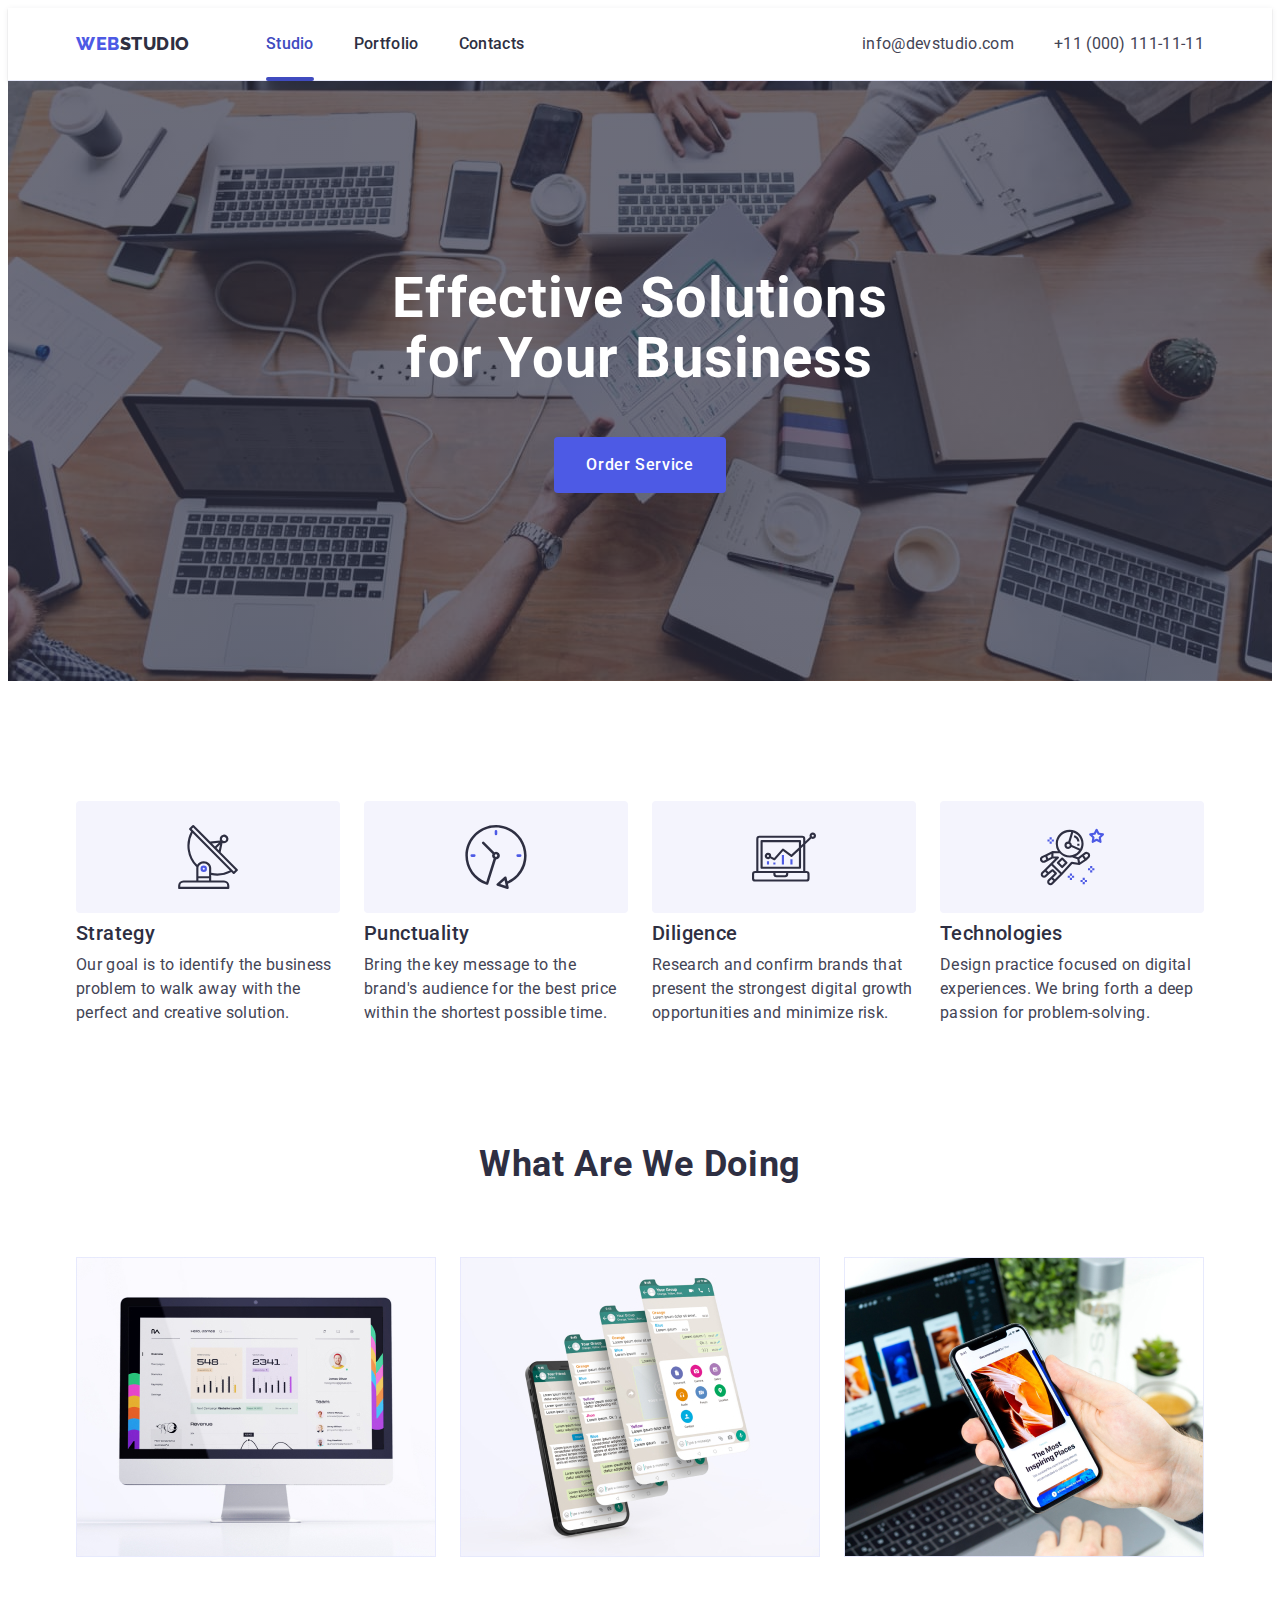
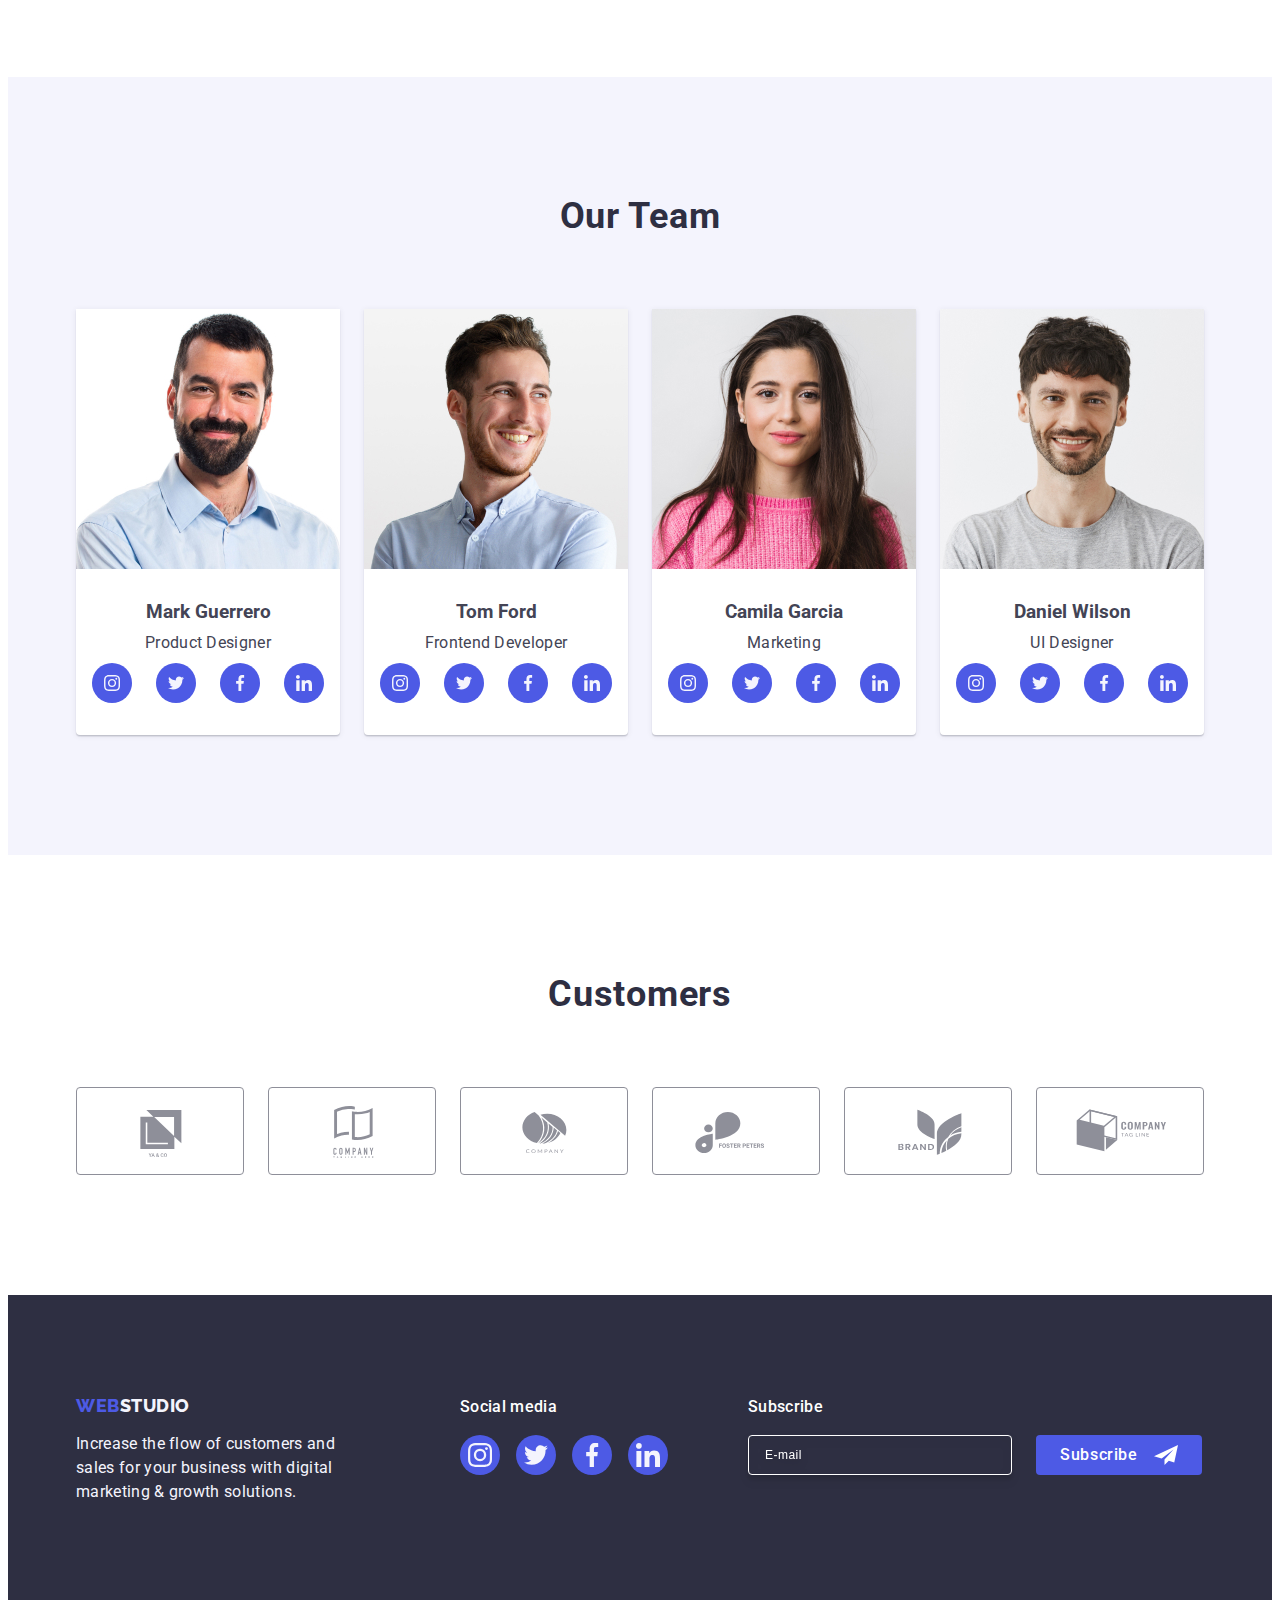
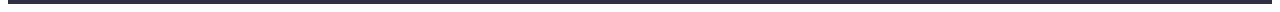
<file: index.html>
<!DOCTYPE html>
<html lang="en">
<head>
    <meta charset="UTF-8">
    <meta name="description" content="digital marketing and growth solutions for the business">
    <link rel="preconnect" href="https://fonts.googleapis.com">
    <link rel="preconnect" href="https://fonts.gstatic.com" crossorigin>
    <link href="https://fonts.googleapis.com/css2?family=Raleway:wght@800&family=Roboto:wght@400;500;700;900&display=swap" rel="stylesheet">
    <title>Webstudio is the effectiv solutions for your business</title>
    <link rel="stylesheet" href="https://cdnjs.cloudflare.com/ajax/libs/modern-normalize/2.0.0/modern-normalize.min.css" integrity="sha512-4xo8blKMVCiXpTaLzQSLSw3KFOVPWhm/TRtuPVc4WG6kUgjH6J03IBuG7JZPkcWMxJ5huwaBpOpnwYElP/m6wg==" crossorigin="anonymous" referrerpolicy="no-referrer" />
    <link rel="stylesheet" href="./css/styles.css"/>
</head>
<body>
    <header class="header">
<div class="container header-container">
    <nav class="header-navigation">
        <a href="./index.html" class="header-logo link">Web<span class="header-logo-studio">Studio</span></a>
        <ul class="header-menu-list list">
            <li class="header-menu-item"><a href="./index.html" class="header-item current link">Studio</a></li>
            <li class="header-menu-item"><a href="./portfolio.html" class="header-item link">Portfolio</a></li>
            <li class="header-menu-item"><a href="#" class="header-item link">Contacts</a></li>
        </ul>
    </nav>
    <address class="address">
        <ul class="header-contacts-list list">
            <li>
                <a href="mailto:info@devstudio.com" class="header-contacts-item link">info@devstudio.com</a>
            </li>
            <li>
                <a href="tel:+110001111111" class="header-contacts-item link">+11 (000) 111-11-11</a>
            </li>
        </ul>
        
    </address>
</div>
    </header>

    <main>
        <section class="main-section">
                    <div class="container">
                        <h1 class="main-title">Effective Solutions for Your Business</h1>
                        <button class="button-order" data-modal-open type="button">Order Service</button>  
                    </div>  
        </section>

<section class="second-section">
    <div class="container">
        <h2 class="visually-hidden">Lorem ipsum dolor sit amet consectetur adipisicing elit. Repellendus unde facere blanditiis vitae nobis saepe enim possimus magnam dolorum.</h2>
        <ul class="business-strategies list">
            <li class="menu-item">
                <div class="strategies-icon-wrap">
                <svg class="strategies-icon" width="64" height="64">
                    <use href="./images/icons.svg#icon-antenna-1"></use>
                </svg>
                </div>
                <h3 class="name-menu-item">Strategy</h3>
                <p class="menu-text">
                    Our goal is to identify the business problem to walk away with the perfect and creative solution.
                </p>
            </li>
            <li class="menu-item">
                <div class="strategies-icon-wrap">
                <svg class="strategies-icon" width="64" height="64">
                    <use href="./images/icons.svg#icon-clock-1"></use>
                </svg>
                </div>
                <h3 class="name-menu-item">Punctuality</h3>
                <p class="menu-text">
                    Bring the key message to the brand's audience for the best price within the shortest possible time.
                </p>
            </li>
            <li class="menu-item">
                <div class="strategies-icon-wrap">
                <svg class="strategies-icon" width="64" height="64">
                    <use href="./images/icons.svg#icon-diagram-1"></use>
                </svg>
                </div>
                <h3 class="name-menu-item">Diligence</h3>
                <p class="menu-text">
                    Research and confirm brands that present the strongest digital growth opportunities and minimize risk.
                </p>
            </li>
            <li class="menu-item">
                <div class="strategies-icon-wrap">
                <svg class="strategies-icon" width="64" height="64">
                    <use href="./images/icons.svg#icon-astronaut-1"></use>
                </svg>
                </div>
                <h3 class="name-menu-item">Technologies</h3>
                <p class="menu-text">
                    Design practice focused on digital experiences. We bring forth a deep passion for problem-solving.
                </p>
            </li>
        </ul>
    </div>
</section>

<section class="third-section"> 
    <div class="container">
        <h2 class="title">What are we doing</h2>
        <ul class="services-list list">
            <li class="services-item">
                <img src="./images/monitor.jpg" alt="Monitor" 
                width="360" 
                height="300" 
                />
            </li>
            <li class="services-item">
                <img src="./images/phone.jpg" alt="Phone" 
                width="360" 
                height="300" 
                />
            </li>
            <li class="services-item">
                <img src="./images/phone_in_the_hand.jpg" alt="Phone in the hand" 
                width="360" 
                height="300" 
                />
            </li>
        </ul>
    </div>
</section>
<section class="fourth-section">
    <div class="container">
        <h2 class="title">Our Team</h2>
        <ul class="team-members-list list">
            <li class="team-members-item">
            <img class="card-image"
            src="./images/mark_guerrero.jpg"
            alt="Mark Guerrero"
            width="264"
            height="260"
            />
        <div class="by-line">
            <h3 class="name-item-team">Mark Guerrero</h3>
            <p class="menu-text">Product Designer</p>
            <ul class="teams-social-networks list">
                <li class="networks-of-team-members">
                    <a class="networks-link-section link" 
                    href=""
                    target="_blank"
                    rel="noopener noreferrer">
                    <svg class="socials-icon" width="16" height="16">
                    <use href="./images/icons.svg#icon-instagram-2"></use>
                    </svg>
                    </a>
                </li>
                <li class="networks-of-team-members">
                    <a class="networks-link-section link" 
                    href=""
                    target="_blank"
                    rel="noopener noreferrer">
                    <svg class="socials-icon" width="16" height="16">
                    <use href="./images/icons.svg#icon-twitter-1"></use>
                    </svg>
                    </a>
                </li>
                <li class="networks-of-team-members">
                    <a class="networks-link-section link" 
                    href=""
                    target="_blank"
                    rel="noopener noreferrer">
                    <svg class="socials-icon" width="16" height="16">
                    <use href="./images/icons.svg#icon-facebook-1"></use>
                    </svg>
                    </a>
                </li>
                <li class="networks-of-team-members">
                    <a class="networks-link-section link" 
                    href=""
                    target="_blank"
                    rel="noopener noreferrer">
                    <svg class="socials-icon" width="16" height="16">
                    <use href="./images/icons.svg#icon-linkedin-1"></use>
                    </svg>
                    </a>
                </li>
            </ul>
        </div>
            </li>
            <li class="team-members-item">
            <img class="card-image"
            src="./images/tom_ford.jpg"
            alt="Tom Ford"
            width="264"
            height="260"
            />
        <div class="by-line">
            <h3 class="name-item-team">Tom Ford</h3>
            <p class="menu-text">Frontend Developer</p>
            <ul class="teams-social-networks list">
                <li class="networks-of-team-members">
                    <a class="networks-link-section link" 
                    href=""
                    target="_blank"
                    rel="noopener noreferrer">
                    <svg class="socials-icon" width="16" height="16">
                    <use href="./images/icons.svg#icon-instagram-2"></use>
                    </svg>
                    </a>
                </li>
                <li class="networks-of-team-members">
                    <a class="networks-link-section link" 
                    href=""
                    target="_blank"
                    rel="noopener noreferrer">
                    <svg class="socials-icon" width="16" height="16">
                    <use href="./images/icons.svg#icon-twitter-1"></use>
                    </svg>
                    </a>
                </li>
                <li class="networks-of-team-members">
                    <a class="networks-link-section link" 
                    href=""
                    target="_blank"
                    rel="noopener noreferrer">
                    <svg class="socials-icon" width="16" height="16">
                    <use href="./images/icons.svg#icon-facebook-1"></use>
                    </svg>
                    </a>
                </li>
                <li class="networks-of-team-members">
                    <a class="networks-link-section link" 
                    href=""
                    target="_blank"
                    rel="noopener noreferrer">
                    <svg class="socials-icon" width="16" height="16">
                    <use href="./images/icons.svg#icon-linkedin-1"></use>
                    </svg>
                    </a>
                </li>
            </ul>
        </div>  
            </li>
            <li class="team-members-item">
            <img class="card-image"
            src="./images/camila_garcia.jpg"
            alt="Camila Garcia"
            width="264"
            height="260"
            />
        <div class="by-line">
            <h3 class="name-item-team">Camila Garcia</h3>
            <p class="menu-text">Marketing</p>
            <ul class="teams-social-networks list">
                <li class="networks-of-team-members">
                    <a class="networks-link-section link" 
                    href=""
                    target="_blank"
                    rel="noopener noreferrer">
                    <svg class="socials-icon" width="16" height="16">
                    <use href="./images/icons.svg#icon-instagram-2"></use>
                    </svg>
                    </a>
                </li>
                <li class="networks-of-team-members">
                    <a class="networks-link-section link" 
                    href=""
                    target="_blank"
                    rel="noopener noreferrer">
                    <svg class="socials-icon" width="16" height="16">
                    <use href="./images/icons.svg#icon-twitter-1"></use>
                    </svg>
                    </a>
                </li>
                <li class="networks-of-team-members">
                    <a class="networks-link-section link" 
                    href=""
                    target="_blank"
                    rel="noopener noreferrer">
                    <svg class="socials-icon" width="16" height="16">
                    <use href="./images/icons.svg#icon-facebook-1"></use>
                    </svg>
                    </a>
                </li>
                <li class="networks-of-team-members">
                    <a class="networks-link-section link" 
                    href=""
                    target="_blank"
                    rel="noopener noreferrer">
                    <svg class="socials-icon" width="16" height="16">
                    <use href="./images/icons.svg#icon-linkedin-1"></use>
                    </svg>
                    </a>
                </li>
            </ul>
        </div>
            </li>
            <li class="team-members-item">
            <img class="card-image" 
            src="./images/daniel_wilson.jpg" 
            alt="Daniel Wilson"
            width="264"
            height="260"
            />
        <div class="by-line">
            <h3 class="name-item-team">Daniel Wilson</h3>
            <p class="menu-text">UI Designer</p>
            <ul class="teams-social-networks list">
                <li class="networks-of-team-members">
                    <a class="networks-link-section link" 
                    href=""
                    target="_blank"
                    rel="noopener noreferrer">
                    <svg class="socials-icon" width="16" height="16">
                    <use href="./images/icons.svg#icon-instagram-2"></use>
                    </svg>
                    </a>
                </li>
                <li class="networks-of-team-members">
                    <a class="networks-link-section link" 
                    href=""
                    target="_blank"
                    rel="noopener noreferrer">
                    <svg class="socials-icon" width="16" height="16">
                    <use href="./images/icons.svg#icon-twitter-1"></use>
                    </svg>
                    </a>
                </li>
                <li class="networks-of-team-members">
                    <a class="networks-link-section link" 
                    href=""
                    target="_blank"
                    rel="noopener noreferrer">
                    <svg class="socials-icon" width="16" height="16">
                    <use href="./images/icons.svg#icon-facebook-1"></use>
                    </svg>
                    </a>
                </li>
                <li class="networks-of-team-members">
                    <a class="networks-link-section link" 
                    href=""
                    target="_blank"
                    rel="noopener noreferrer">
                    <svg class="socials-icon" width="16" height="16">
                    <use href="./images/icons.svg#icon-linkedin-1"></use>
                    </svg>
                    </a>
                </li>
            </ul>
        </div>
            </li>
        </ul>
    </div>
</section>
<section class="fifth-section">
    <div class="container">
        <h2 class="title">Customers</h2>
        <ul class="customers-list list">
            <li class="customers-item">
                    <a class="customers-link link" 
                    href=""
                    target="_blank"
                    rel="noopener noreferrer">
                    <svg class="customers-icon" width="104" height="56">
                    <use href="./images/icons.svg#icon-Logo"></use>
                    </svg>
                    </a>
            </li>
            <li class="customers-item">
                    <a class="customers-link link" 
                    href=""
                    target="_blank"
                    rel="noopener noreferrer">
                    <svg class="customers-icon" width="104" height="56">
                    <use href="./images/icons.svg#icon-Logo-1"></use>
                    </svg>
                    </a>
            </li>
            <li class="customers-item">
                    <a class="customers-link link" 
                    href=""
                    target="_blank"
                    rel="noopener noreferrer">
                    <svg class="customers-icon" width="104" height="56">
                    <use href="./images/icons.svg#icon-Logo-2"></use>
                    </svg>
                    </a>
            </li>
            <li class="customers-item">
                    <a class="customers-link link" 
                    href=""
                    target="_blank"
                    rel="noopener noreferrer">
                    <svg class="customers-icon" width="104" height="56">
                    <use href="./images/icons.svg#icon-Logo-3"></use>
                    </svg>
                    </a>
            </li>
            <li class="customers-item">
                    <a class="customers-link link" 
                    href=""
                    target="_blank"
                    rel="noopener noreferrer">
                    <svg class="customers-icon" width="104" height="56">
                    <use href="./images/icons.svg#icon-Logo-4"></use>
                    </svg>
                    </a>
            </li>
            <li class="customers-item">
                    <a class="customers-link link" 
                    href=""
                    target="_blank"
                    rel="noopener noreferrer">
                    <svg class="customers-icon" width="104" height="56">
                    <use href="./images/icons.svg#icon-Logo-5"></use>
                    </svg>
                    </a>
            </li>
        </ul>
    </div>

</section>
    </main>

    <footer class="footer">
        <div class="container footer-wrap">
        <div class="info-container">
            <a href="./index.html" class="footer-logo link">Web<span class="footer-logo-studio">Studio</span></a>
            <p class="footer-text">Increase the flow of customers and sales for your business with digital marketing & growth solutions.</p>
        </div>
        <div class="footer-social-media">
            <p class="social-media">Social media</p>
            <ul class="footer-social-list list">
                <li class="social-item">
                    <a class="socials-link link" 
                    href=""
                    target="_blank"
                    rel="noopener noreferrer">
                    <svg class="socials-icon" width="24" height="24">
                    <use href="./images/icons.svg#icon-instagram-2"></use>
                    </svg>
                    </a>
                </li>
                <li class="social-item">
                    <a class="socials-link link" 
                    href=""
                    target="_blank"
                    rel="noopener noreferrer">
                    <svg class="socials-icon" width="24" height="24">
                    <use href="./images/icons.svg#icon-twitter-1"></use>
                    </svg>
                </a>
                </li>
                <li class="social-item">
                    <a class="socials-link link" 
                    href=""
                    target="_blank"
                    rel="noopener noreferrer">
                    <svg class="socials-icon" width="24" height="24">
                    <use href="./images/icons.svg#icon-facebook-1"></use>
                    </svg>
                </a>
                </li>
                <li class="social-item">
                    <a class="socials-link link" 
                    href=""
                    target="_blank"
                    rel="noopener noreferrer">
                    <svg class="socials-icon" width="24" height="24">
                    <use href="./images/icons.svg#icon-linkedin-1"></use>
                    </svg>
                </a>
                </li>
            </ul>
        </div>
            <div class="footer-input-wrap">
                <p class="social-media">Subscribe</p>
                <form class="footer-form">
                        <label for="email" class="footer-label">
                        <input type="email" class="footer-input" name="email" id="email" placeholder="E-mail">
                        </label>
                        <button type="submit" class="submit-footer-btn">Subscribe
                            <svg class="footer-btn-icon" width="24" height="24">
                        <use href="./images/icons.svg#icon-Frame-3"></use>
                        </svg>
                        </button>
                        
                </form>
            </div>
        </div>
    </footer>
    <div class="backdrop is-hidden" data-modal>
        <div class="modal">
        <button type="button" class="close-modal-btn" data-modal-close>
            <svg class="close-icon" width="8" height="8">
            <use href="./images/icons.svg#icon-close-black-18dp-2-1"></use>
            </svg>
        </button>
        <p class="modal-title">Leave your contacts and we will call you back</p>
    <form class="modal-wrap">
        
        <div class="modal-field">
            <label for="user-name" class="form-label">Name</label>
            <div class="input-wrap">
                <input type="text" class="modal-input" name="user-name" id="user-name" required>
                <svg class="modal-icon" width="18" height="24">
                <use href="./images/icons.svg#icon-person-black-18dp-1"></use>
            </svg>
            </div>
        </div>
        <div class="modal-field">
            <label for="phone-number" class="form-label">Phone</label>
            <div class="input-wrap">
                <input type="text" class="modal-input" name="phone-number" id="phone-number" required>
                <svg class="modal-icon" width="18" height="24">
                <use href="./images/icons.svg#icon-phone-black-18dp-1"></use>
                </svg>
            </div>
        </div>
        <div class="modal-field">
            <label for="user-email" class="form-label">Email</label>
            <div class="input-wrap">
                <input type="text" class="modal-input" name="email" id="user-email"> 
                <svg class="modal-icon" width="18" height="24">
                <use href="./images/icons.svg#icon-email-black-18dp-1"></use>
                </svg>
            </div>
        
        </div>
        <div class="modal-field-comment">
            <label for="user-comment" class="form-label">Comment</label>
            <textarea name="user-comment" id="user-comment" class="modal-comment" placeholder="Text input"></textarea>
        </div>

        <div class="modal-field-checkbox">
            <input type="checkbox" id="user-privacy" name="user-privacy" value="true" class="modal-check visually-hidden">
            <label for="user-privacy" class="modal-check-text">
            <span class="checkbox-style">
                <svg class="check-icon" width="10" height="8">
                <use href="./images/icons.svg#icon-Vector-1"></use>
                </svg>
            </span>
            I accept the terms and conditions of the<a href="" class="modal-check-link">Privacy Policy</a></label>
        </div>
        <button type="submit" class="submit-modal-btn">Send</button>

    </form>    
    </div>
    </div>
    <script src="./js/modal.js"></script>
</body>


</html>
</file>
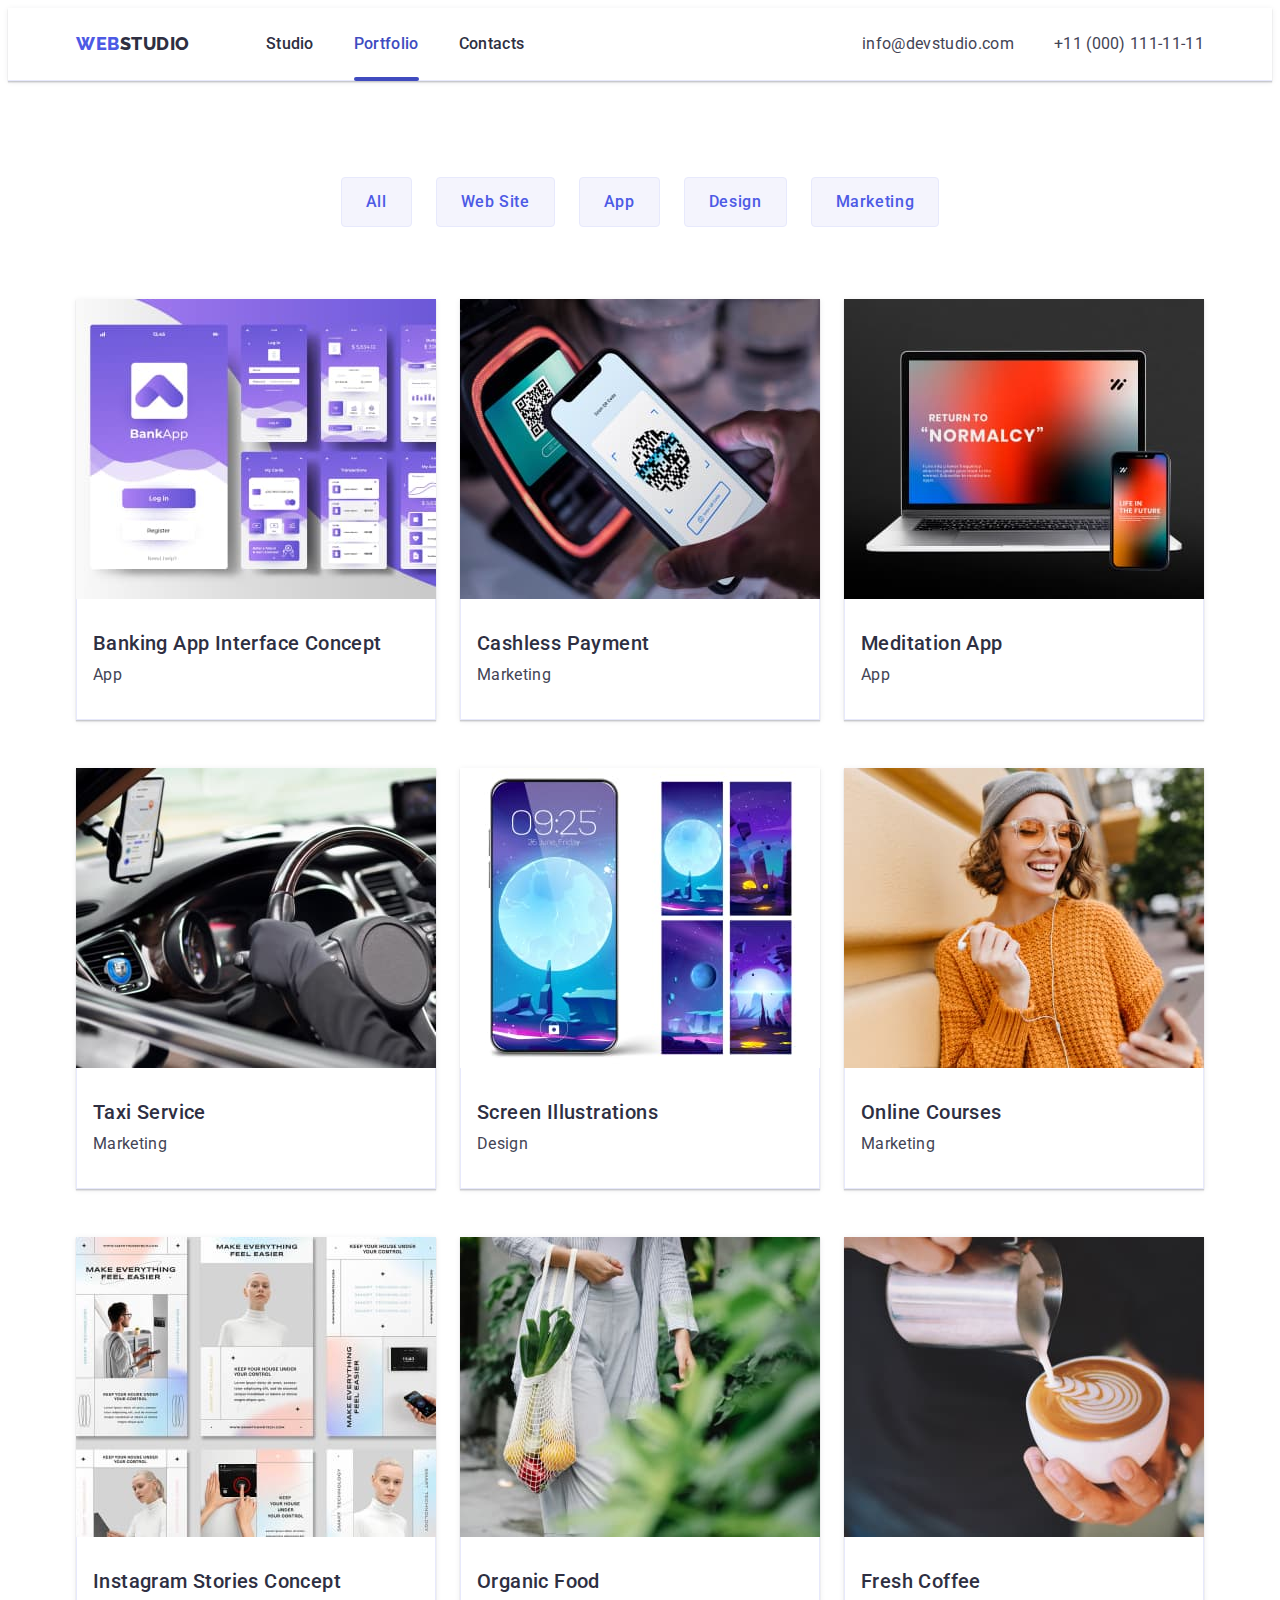
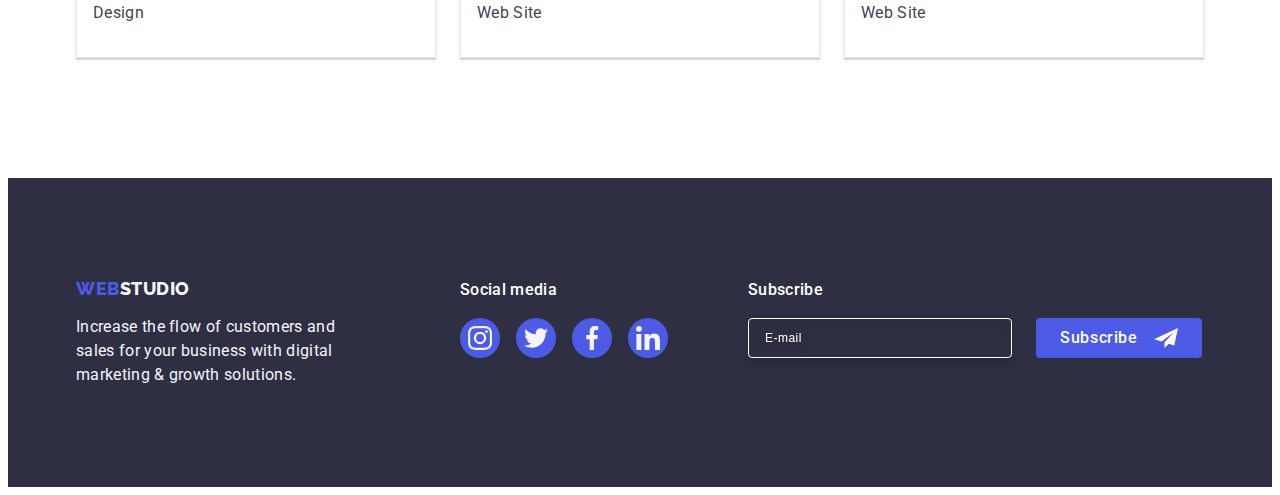
<file: portfolio.html>
<!DOCTYPE html>
<html lang="en">
<head>
    <meta charset="UTF-8">
    <meta name="description" content="digital marketing and growth solutions for the business">
    <link rel="preconnect" href="https://fonts.googleapis.com">
    <link rel="preconnect" href="https://fonts.gstatic.com" crossorigin>
    <link href="https://fonts.googleapis.com/css2?family=Raleway:wght@800&family=Roboto:wght@400;500;700;900&display=swap" rel="stylesheet">
    <title>Portfolio</title>
    <link rel="stylesheet" href="https://cdnjs.cloudflare.com/ajax/libs/modern-normalize/2.0.0/modern-normalize.min.css" integrity="sha512-4xo8blKMVCiXpTaLzQSLSw3KFOVPWhm/TRtuPVc4WG6kUgjH6J03IBuG7JZPkcWMxJ5huwaBpOpnwYElP/m6wg==" crossorigin="anonymous" referrerpolicy="no-referrer" />
    <link rel="stylesheet" href="./css/styles.css"/>
</head>

<body>
    <header class="header">
<div class="container header-container">
    <nav class="header-navigation">
        <a href="./index.html" class="header-logo link">Web<span class="header-logo-studio">Studio</span></a>
        <ul class="header-menu-list list">
            <li class="header-menu-item"><a href="./index.html" class="header-item link">Studio</a></li>
            <li class="header-menu-item"><a href="./portfolio.html" class="header-item current link">Portfolio</a></li>
            <li class="header-menu-item"><a href="" class="header-item link">Contacts</a></li>
        </ul>
    </nav>
    <address class="address">
        <ul class="header-contacts-list list">
            <li>
                <a href="mailto:info@devstudio.com" class="header-contacts-item link">info@devstudio.com</a>
            </li>
            <li>
                <a href="tel:+110001111111" class="header-contacts-item link">+11 (000) 111-11-11</a>
            </li>
        </ul>
        
    </address>
</div>
    </header>

    <main>
        <section class="section-portfolio">
            <div class="container">
                <h1 class="visually-hidden">Lorem ipsum dolor sit amet consectetur adipisicing elit. Repellendus unde facere blanditiis vitae nobis saepe enim possimus magnam dolorum.</h1>
                <ul class="button-list list">
                    <li><button class="button-item" type="button">All</button></li>
                    <li><button class="button-item" type="button">Web Site</button></li>
                    <li><button class="button-item" type="button">App</button></li>
                    <li><button class="button-item" type="button">Design</button></li>
                    <li><button class="button-item" type="button">Marketing</button></li>
                </ul>
            
                <ul class="menu-services-list list">
                    <li class="card-portf">
                        <a class="menu-services-item link" href="">
                            <div class="card-portfolio-wrap">
                                <img class="card-portfolio" src="./images/banking_app_interface.jpg" alt="banking app interface" 
                                width="360" 
                                height="300">
                                
                                <p class="cover-card-portf-text">14 Stylish and User-Friendly App Design Concepts · Task Manager App · Calorie Tracker App · Exotic Fruit Ecommerce App · Cloud Storage App</p>
                                
                            </div>
                                <div class="by-line-portf">
                                    <h2 class="name-menu-item">Banking App Interface Concept</h2>
                                    <p class="menu-text">App</p>
                                </div>
                            
                        </a>
                    </li>
                <li class="card-portf">
                    <a class="menu-services-item link" href="">
                        <div class="card-portfolio-wrap">
                            <img class="image-portfolio" src="./images/cashless_payment.jpg" alt="payment by phone"
                            width="360" 
                            height="300">
                            
                                <p class="cover-card-portf-text">14 Stylish and User-Friendly App Design Concepts · Task Manager App · Calorie Tracker App · Exotic Fruit Ecommerce App · Cloud Storage App</p>
                    
                        </div>
                        <div class="by-line-portf">
                            <h2 class="name-menu-item">Cashless Payment</h2>
                            <p class="menu-text">Marketing</p>
                        </div>
                    </a>
                </li>
                <li class="card-portf">
                    <a class="menu-services-item link" href="">
                        <div class="card-portfolio-wrap">
                            <img class="image-portfolio" src="./images/meditation_app.jpg" alt="laptop and phone"
                            width="360" 
                            height="300">
                            
                                <p class="cover-card-portf-text">14 Stylish and User-Friendly App Design Concepts · Task Manager App · Calorie Tracker App · Exotic Fruit Ecommerce App · Cloud Storage App</p>
            
                        </div>
                        <div class="by-line-portf">
                            <h2 class="name-menu-item">Meditation App</h2>
                            <p class="menu-text">App</p>
                        </div>
                    </a>
                </li>
                <li class="card-portf">
                    <a class="menu-services-item link" href="">
                        <div class="card-portfolio-wrap">
                            <img class="image-portfolio" src="./images/taxi_service.jpg" alt="steering wheel in a car"
                            width="360" 
                            height="300">
                            
                                <p class="cover-card-portf-text">14 Stylish and User-Friendly App Design Concepts · Task Manager App · Calorie Tracker App · Exotic Fruit Ecommerce App · Cloud Storage App</p>
                            
                        </div>
                        <div class="by-line-portf">
                            <h2 class="name-menu-item">Taxi Service</h2>
                            <p class="menu-text">Marketing</p>
                        </div>
                    </a>
                </li>
                <li class="card-portf">
                    <a class="menu-services-item link" href="">
                        <div class="card-portfolio-wrap">
                            <img class="image-portfolio" src="./images/screen_illustrations.jpg" alt="Screenshot options"
                            width="360" 
                            height="300">
                            
                                <p class="cover-card-portf-text">14 Stylish and User-Friendly App Design Concepts · Task Manager App · Calorie Tracker App · Exotic Fruit Ecommerce App · Cloud Storage App</p>
                            
                        </div>
                        <div class="by-line-portf">
                            <h2 class="name-menu-item">Screen Illustrations</h2>
                            <p class="menu-text">Design</p>
                        </div>
                    </a>
                </li>
                <li class="card-portf">
                    <a class="menu-services-item link" href="">
                        <div class="card-portfolio-wrap">
                            <img class="image-portfolio" src="./images/online_courses.jpg" alt="Girl with a phone"
                            width="360" 
                            height="300">
                            
                                <p class="cover-card-portf-text">14 Stylish and User-Friendly App Design Concepts · Task Manager App · Calorie Tracker App · Exotic Fruit Ecommerce App · Cloud Storage App</p>
                            
                        </div>
                        <div class="by-line-portf">
                            <h2 class="name-menu-item">Online Courses</h2>
                            <p class="menu-text">Marketing</p>
                        </div>
                    </a>
                </li>
                <li class="card-portf">
                    <a class="menu-services-item link" href="">
                        <div class="card-portfolio-wrap">
                            <img class="image-portfolio" src="./images/instagram_stories_concept.jpg" alt="instagram page layouts"
                            width="360" 
                            height="300">
                    
                                <p class="cover-card-portf-text">14 Stylish and User-Friendly App Design Concepts · Task Manager App · Calorie Tracker App · Exotic Fruit Ecommerce App · Cloud Storage App</p>
                            
                        </div>
                        <div class="by-line-portf">
                            <h2 class="name-menu-item">Instagram Stories Concept</h2>
                            <p class="menu-text">Design</p>
                        </div>
                    </a>
                </li>
                <li class="card-portf">
                    <a class="menu-services-item link" href="">
                        <div class="card-portfolio-wrap">
                            <img class="image-portfolio" src="./images/organic_food.jpg" alt="woman with vegetables"
                            width="360" 
                            height="300">
                            
                                <p class="cover-card-portf-text">14 Stylish and User-Friendly App Design Concepts · Task Manager App · Calorie Tracker App · Exotic Fruit Ecommerce App · Cloud Storage App</p>
                            
                        </div>
                        <div class="by-line-portf">
                            <h2 class="name-menu-item">Organic Food</h2>
                            <p class="menu-text">Web Site</p>
                        </div>
                    </a>
                </li>
                <li class="card-portf">
                    <a class="menu-services-item link" href="">
                        <div class="card-portfolio-wrap">
                            <img class="image-portfolio" src="./images/fresh_coffee.jpg" alt="barista pours cappuccino"
                            width="360" 
                            height="300">
                        
                                <p class="cover-card-portf-text">14 Stylish and User-Friendly App Design Concepts · Task Manager App · Calorie Tracker App · Exotic Fruit Ecommerce App · Cloud Storage App</p>
                        
                        </div>
                        <div class="by-line-portf">
                            <h2 class="name-menu-item">Fresh Coffee</h2>
                            <p class="menu-text">Web Site</p>
                        </div>
                    </a>
                </li>
            </ul>
            </div>
        </section>
    </main>
    
    <footer class="footer">
        <div class="container footer-wrap">
        <div class="info-container">
            <a href="./index.html" class="footer-logo link">Web<span class="footer-logo-studio">Studio</span></a>
            <p class="footer-text">Increase the flow of customers and sales for your business with digital marketing & growth solutions.</p>
        </div>
        <div class="footer-social-media">
            <p class="social-media">Social media</p>
            <ul class="footer-social-list list">
                <li class="social-item">
                    <a class="socials-link link" 
                    href=""
                    target="_blank"
                    rel="noopener noreferrer">
                    <svg class="socials-icon" width="24" height="24">
                    <use href="./images/icons.svg#icon-instagram-2"></use>
                    </svg>
                    </a>
                </li>
                <li class="social-item">
                    <a class="socials-link link" 
                    href=""
                    target="_blank"
                    rel="noopener noreferrer">
                    <svg class="socials-icon" width="24" height="24">
                    <use href="./images/icons.svg#icon-twitter-1"></use>
                    </svg>
                </a>
                </li>
                <li class="social-item">
                    <a class="socials-link link" 
                    href=""
                    target="_blank"
                    rel="noopener noreferrer">
                    <svg class="socials-icon" width="24" height="24">
                    <use href="./images/icons.svg#icon-facebook-1"></use>
                    </svg>
                </a>
                </li>
                <li class="social-item">
                    <a class="socials-link link" 
                    href=""
                    target="_blank"
                    rel="noopener noreferrer">
                    <svg class="socials-icon" width="24" height="24">
                    <use href="./images/icons.svg#icon-linkedin-1"></use>
                    </svg>
                </a>
                </li>
            </ul>
        </div>
        <div class="footer-input-wrap">
                <p class="social-media">Subscribe</p>
                <form class="footer-form">
                        <label for="email" class="footer-label">
                        <input type="email" class="footer-input" name="email" id="email" placeholder="E-mail">
                        </label>
                        <button type="submit" class="submit-footer-btn">Subscribe
                            <svg class="footer-btn-icon" width="24" height="24">
                        <use href="./images/icons.svg#icon-Frame-3"></use>
                        </svg>
                        </button>
                        
                </form>
            </div>
        </div>
    </footer>
</body>
</html>
</file>
<file: css/styles.css>
:root {
  --navyblue: #2e2f42;
  --slate: #434455;
  --white: #fff;
  --cloud: #f4f4fd;
  --iris: #4d5ae5;
  --ocean: #404bbf;
  --cornflover: #e7e9fc;
  --lightslate: #8e8f99;
  --dairy: #fcfcfc;
  --commonwhite: #ffffff;
  --green: #31D0AA;

}

* {
  box-sizing: border-box;
}

body {
  font-family: "Roboto", sans-serif;
  color: var(--slate, #434455);
  background-color: var(--white);
}

.header {
  max-width: 1440px;
  margin: 0 auto;
  border-bottom: 1px solid var(--cornflover);
  box-shadow: 0px 2px 1px rgba(46, 47, 66, 0.08),
    0px 1px 1px rgba(46, 47, 66, 0.16), 0px 1px 6px rgba(46, 47, 66, 0.08);
}

.header-logo {
  color: var(--iris, #4d5ae5);
  font-family: "Raleway", sans-serif;
  font-size: 18px;
  font-weight: 800;
  line-height: 1.17;
  letter-spacing: 0.03em;
  text-transform: uppercase;
  margin-right: 76px;
}

.header-logo-studio {
  color: var(--navyblue, #2e2f42);
}

.link {
  text-decoration: none;
}

.list {
  list-style-type: none;
}

p,
h1,
h2,
h3,
h4 {
  margin-top: 0;
  margin-bottom: 0;
}

ul,
ol {
  padding-left: 0;
  margin-top: 0;
  margin-bottom: 0;
}

img {
  display: block;
  max-width: 100%;
  height: auto;
}

.container {
  width: 100%;
  max-width: 1158px;
  padding-left: 15px;
  padding-right: 15px;
  margin: 0 auto;
}

/* HEADER!!!!!!!!!!! */
.header-menu-list {
  display: flex;
  gap: 40px;
}

.header-menu-item {
  position: relative;
}

.header-item {
  padding: 24px 0;
}

.header-container {
  display: flex;
  align-items: center;
}

.header-navigation {
  display: flex;
  align-items: center;
  margin-right: auto;
}

.header-item {
  display: block;
  color: var(--navyblue);
  font-size: 16px;
  font-weight: 500;
  line-height: 1.5;
  letter-spacing: 0.02em;
}

.current {
  position: relative;
  color: var(--ocean);
  transition: color 250ms cubic-bezier(0.4, 0, 0.2, 1);
}

.current:after {
  content: "";
  position: absolute;
  bottom: -1px;
  left: 0;
  width: 100%;
  height: 4px;
  border-radius: 2px;
  background: var(--ocean);
}


.header-item:active {
  color: var(--ocean, #404bbf);
}

.header-item:hover,
.header-item:focus {
  color: var(--ocean);
}

.header-contacts-list {
  display: flex;
  margin-left: auto;
  gap: 40px;
}

.header-contacts-item {
  color: var(--slate, #434455);
  font-size: 16px;
  line-height: 1.5;
  letter-spacing: 0.02em;
  transition: color 250ms cubic-bezier(0.4, 0, 0.2, 1);
}

.header-contacts-item:active {
  color: var(--ocean, #404bbf);
}

.header-contacts-item:hover,
.header-contacts-item:focus {
  color: var(--ocean, #404bbf);
}

.address {
  font-style: normal;
}

/* MAIN */
.visually-hidden {
  position: absolute;
  width: 1px;
  height: 1px;
  margin: -1px;
  border: 0;
  padding: 0;

  white-space: nowrap;
  clip-path: inset(100%);
  clip: rect(0 0 0 0);
  overflow: hidden;
}

.main-section {
  background-image: linear-gradient(
      rgba(46, 47, 66, 0.7),
      rgba(46, 47, 66, 0.7)
    ),
    url(../images/people-office.jpg);
  background-color: var(--navyblue);
  background-size: cover;
  padding: 188px 0;
  /* width: 100%; */
  max-width: 1440px;
  background-repeat: no-repeat;
  background-position: center;
  block-size: cover;
  margin: 0 auto;
}

.main-title {
  color: var(--white, #fff);
  font-size: 56px;
  line-height: 1.07;
  letter-spacing: 0.02em;
  text-align: center;
  max-width: 496px;
  margin: 0 auto;
}

.button-order {
  display: block;
  min-width: 169px;
  height: 56px;
  margin: 0 auto;
  font-family: "Roboto", sans-serif;
  color: var(--white, #fff);
  font-size: 16px;
  font-weight: 500;
  line-height: 1.5;
  letter-spacing: 0.04em;
  background-color: var(--iris, #4d5ae5);
  cursor: pointer;
  margin-top: 48px;
  padding: 16px 32px;
  border: none;
  border-radius: 4px;
  align-items: flex-start;
  transition: background-color 250ms cubic-bezier(0.4, 0, 0.2, 1);
}

.button-order:active {
  background: var(--ocean, #404bbf);
}

.button-order:hover,
.button-order:focus {
  background: var(--ocean, #404bbf);
}

.second-section {
  padding: 120px 0;
}

.third-section {
  padding-bottom: 120px;
}

.fourth-section {
  background-color: var(--cloud);
  padding: 120px 0;
  max-width: 1440px;
  margin: 0 auto;
}

.fifth-section {
  padding: 120px 0;
}

.business-strategies {
  display: flex;
  gap: 24px;
}

.menu-item {
  width: calc((100% - 3 * 24px) / 4);
  
}

.strategies-icon-wrap {
  /* position: relative; */
  display: flex;
  justify-content: center;
  align-items: center;
  width: 100%;
  height: 112px;
  border-radius: 4px;
  background: var(--cloud, #F4F4FD);
  flex-shrink: 0;
  padding: 24px 100px;
  margin-bottom: 8px;
}

.strategies-icon {
  /* position: absolute; */
  /* top: 50%;
  left: 50%;
  transform: translate(-50%, -50%); */
}

.name-menu-item {
  color: var(--navyblue, #2e2f42);
  font-size: 20px;
  font-weight: 500;
  line-height: 1.2;
  letter-spacing: 0.02em;
  margin-bottom: 8px;
}

.menu-text {
  color: var(--slate);
  font-size: 16px;
  line-height: 1.5;
  letter-spacing: 0.02em;
}

.title {
  color: var(--navyblue, #2e2f42);
  font-size: 36px;
  line-height: 1.11;
  letter-spacing: 0.02em;
  text-transform: capitalize;
  text-align: center;
  /* padding-top: 120px; */
  margin-bottom: 72px;
}

.services-list {
  display: flex;
  gap: 24px;
}

.card-image {
  margin: 0;
}

.team-members-list {
  display: flex;
  gap: 24px;
}

.team-members-item {
  background-color: var(--white);
  width: calc((100% - 24px * 3) / 4);
  border-radius: 0px 0px 4px 4px;
  box-shadow: 0px 2px 1px 0px rgba(46, 47, 66, 0.08), 0px 1px 1px 0px rgba(46, 47, 66, 0.16), 0px 1px 6px 0px rgba(46, 47, 66, 0.08);
}

.name-item-team {
  background-color: var(--white);
  margin-bottom: 8px;
}

.by-line {
  padding: 32px 0px;
  margin: 0;
  text-align: center;
  border: 1px solid var(--cornflower);
}

.teams-social-networks {
  display: flex;
  gap: 24px;
  align-items: center;
  justify-content: center;
  padding: 8px 16px 0px;
}

.networks-of-team-members {
  width: 40px;
  height: 40px;
} 

.networks-link-section {
  display: flex;
  background-color: var(--iris);
  border-radius: 50%;
  width: 100%;
  height: 100%;
  justify-content: center;
  align-items: center;
  transition: background-color 250ms cubic-bezier(0.4, 0, 0.2, 1);
}

.networks-link-section:hover,
.networks-link-section:focus {
  background-color: var(--ocean);
}


.menu-text {
}

.customers-list {
  display: flex;
  align-items: flex-start;
  gap: 24px;
}

.customers-item {
  width: 168px;
  height: 88px;
  flex-shrink: 0;
}

.customers-link {
  display: flex;
  color: var(--lightslate);
  border: 1px solid var(--lightslate, #8e8f99);
  border-radius: 4px;
  width: 100%;
  height: 100%;
  justify-content: center;
  align-items: center;
  transition: border-color 250ms cubic-bezier(0.4, 0, 0.2, 1), color 250ms cubic-bezier(0.4, 0, 0.2, 1);
}

.customers-link:hover,
.customers-link:focus {
  border-color: var(--ocean);
  color: var(--ocean);
}

.customers-icon {
  fill: currentColor;
  transition: fill 250ms cubic-bezier(0.4, 0, 0.2, 1);
}

.footer {
  background-color: var(--navyblue);
  padding: 100px 0;
}

.container.footer-wrap {
  display: flex;
  align-items: baseline;
}

.info-container {
  margin-right: 120px;
  
}

.footer-logo {
  display: inline-block;
  margin-bottom: 16px;
  color: var(--iris, #4d5ae5);
  font-family: "Raleway", sans-serif;
  font-size: 18px;
  font-weight: 800;
  line-height: 1.17;
  letter-spacing: 0.03em;
  text-transform: uppercase;
}

.footer-logo-studio {
  color: var(--cloud);
}

.footer-text {
  color: var(--cloud, #f4f4fd);
  font-size: 16px;
  line-height: 1.5;
  letter-spacing: 0.02em;
  background-color: var(--navyblue);
  width: 264px;
}

.footer-social-media {
  margin-right: 80px;
}

.social-media {
  margin-bottom: 16px;
  font-weight: 500;
  font-size: 16px;
  line-height: 1.5;
  letter-spacing: 0.02em;
  color: var(--white);
}

.footer-social-list {
  display: flex;
  gap: 16px;
}

.social-item {
  width: 40px;
  height: 40px;
}

.socials-icon {
  fill: var(--cloud);
}

.socials-link {
  display: flex;
  background-color: var(--iris);
  border-radius: 50%;
  width: 100%;
  height: 100%;
  justify-content: center;
  align-items: center;
  transition: background-color 250ms cubic-bezier(0.4, 0, 0.2, 1);
}

.socials-link:hover,
.socials-link:focus {
  background-color: var(--green);
}

.footer-form {
  display: flex;
  gap: 24px;
}

.footer-form:first-child {
  gap: 0px;
}

.footer-input {
  background-color: transparent;
  border-radius: 4px;
  border: 1px solid var(--white, #FFF);
  box-shadow: 0px 4px 4px 0px rgba(0, 0, 0, 0.15);
  width: 264px;
  height: 40px;
  padding-left: 16px;  
  font-size: 12px;
  line-height: 1.5;
  letter-spacing: 0.04em;
  filter: drop-shadow(0px 4px 4px rgba(0, 0, 0, 0.15));
  color: var(--white, #FFF);
}

input::placeholder {
color: var(--white, #FFF);
}

.submit-footer-btn {
  display: flex;
  min-width: 165px;
  height: 40px;
  justify-content: center;
  margin: 0 auto;
  font-family: "Roboto", sans-serif;
  color: var(--white, #fff);
  font-size: 16px;
  font-weight: 500;
  line-height: 1.5;
  letter-spacing: 0.04em;
  background-color: var(--iris, #4d5ae5);
  cursor: pointer;
  padding: 8px 24px;
  border: none;
  border-radius: 4px;
  align-items: center;
  transition: background-color 250ms cubic-bezier(0.4, 0, 0.2, 1);
}

.footer-btn-icon {
  fill: var(--white);
  margin-left: 16px;
}

.submit-footer-btn:active {
  background: var(--ocean, #404bbf);
}

.submit-footer-btn:hover,
.submit-footer-btn:focus {
  background: var(--ocean, #404bbf);
}


/* PAGE 2 */

.section-portfolio {
  padding: 96px 0 120px 0;
}

.button-list {
  display: flex;
  justify-content: center;
  gap: 24px;
  margin-bottom: 72px;
}

.button-item {
  font-family: "Roboto", sans-serif;
  color: var(--iris, #4d5ae5);
  /* text-align: center; */
  font-size: 16px;
  font-weight: 500;
  line-height: 1.5;
  letter-spacing: 0.04em;
  background: var(--cloud, #f4f4fd);
  cursor: pointer;
  padding: 12px 24px;
  border: 1px solid var(--cornflover);
  border-radius: 4px;
  transition: color 250ms cubic-bezier(0.4, 0, 0.2, 1), background-color 250ms cubic-bezier(0.4, 0, 0.2, 1), border-color 250ms cubic-bezier(0.4, 0, 0.2, 1), box-shadow 250ms cubic-bezier(0.4, 0, 0.2, 1);
}

.button-item:hover,
.button-item:focus {
  color: var(--white, #fff);
  background: var(--ocean, #404bbf);
  border: 1px solid transparent;
  box-shadow: 0px 3px 1px rgba(0, 0, 0, 0.1), 0px 2px 1px rgba(0, 0, 0, 0.08), 0px 2px 2px rgba(0, 0, 0, 0.12);
}

.menu-services-list {
  display: flex;
  flex-wrap: wrap;
  gap: 48px 24px;
}

.menu-services-item {
display: block;
box-shadow: 0px 2px 1px 0px rgba(46, 47, 66, 0.08), 0px 1px 1px 0px rgba(46, 47, 66, 0.16), 0px 1px 6px 0px rgba(46, 47, 66, 0.08);
transition: box-shadow 250ms cubic-bezier(0.4, 0, 0.2, 1); 
}

.menu-services-item:hover .cover-card-portf-text,
.menu-services-item:focus .cover-card-portf-text {
  transform: translateY(0%);
}

.image-portfolio {
}

.by-line-portf {
  padding: 32px 16px;
  border: 1px solid var(--cornflover);
  border-top: none;
}

.card-portf {
  width: calc((100% - 48px) / 3);
}

.card-portfolio-wrap {
  position: relative;
  overflow: hidden;
}


.cover-card-portf-text {
position: absolute;
top: 0;
color: var(--cloud, #F4F4FD);
font-size: 16px;
line-height: 1.5;
letter-spacing: 0.02em;
padding: 40px 32px;
background-color: var(--iris);
height: 100%;
width: 100%;
transform: translateY(100%);
transition: transform 250ms cubic-bezier(0.4, 0, 0.2, 1);
}

/* -------MODAL WINDOW------- */

.backdrop {
  position: fixed;
  width: 100%;
  height: 100%;
  background-color: rgba(46, 47, 66, 0.4);
  top: 0;
  transition: opacity 250ms cubic-bezier(0.4, 0, 0.2, 1),
    visibility 250ms cubic-bezier(0.4, 0, 0.2, 1);
}

.modal {
  position: absolute;
  top: 50%;
  left: 50%;
  transform: translate(-50%, -50%) scale(1);
  width: 408px;
  min-height: 584px;
  border-radius: 4px;
  background: var(--dairy, #fcfcfc);
  box-shadow: 0px 2px 1px 0px rgba(0, 0, 0, 0.2),
    0px 1px 3px 0px rgba(0, 0, 0, 0.12), 0px 1px 1px 0px rgba(0, 0, 0, 0.14);
  transition: transform 250ms cubic-bezier(0.4, 0, 0.2, 1);
  padding: 72px 24px 24px;
}

.modal-title {
color: var(--navyblue, #2E2F42);
text-align: center;
font-size: 16px;
font-weight: 500;
line-height: 1.5;
letter-spacing: 0.02em;
margin-bottom: 16px;
}

.modal-field {
  margin-bottom: 8px;
}

.modal-field-comment {
  margin-bottom: 16px;
}

.modal-field-checkbox {
  margin-bottom: 24px;
}

.input-wrap {
position: relative;
}

.modal-input {
  outline: none;
  width: 100%;
  height: 40px;
  border-radius: 4px;
  border: 1px solid var(--navyblue-modal, rgba(46, 47, 66, 0.40));
  padding-left: 38px;
  transition: border-color 250ms cubic-bezier(0.4, 0, 0.2, 1);
  background-color: transparent;
  outline: transparent;
}

.modal-comment {
  outline: none;
  width: 100%;
  height: 120px;
  border-radius: 4px;
  border: 1px solid var(--navyblue-modal, rgba(46, 47, 66, 0.40));
  padding: 8px 16px;
  transition: border-color 250ms cubic-bezier(0.4, 0, 0.2, 1);
  resize: none;
  font-size: 12px;
  line-height: 1.17;
  letter-spacing: 0.04em;
  color: var(--navyblue-modal, rgba(46, 47, 66, 0.40));
  background-color: transparent;
  outline: transparent;
}

.modal-comment:focus {
  border-color: var(--iris);
}

textarea::placeholder {
color: var(--navyblue-modal, rgba(46, 47, 66, 0.40));
}

.modal-input:focus {
  border-color: var(--iris);
}

.modal-input:focus + .modal-icon {
fill: var(--iris);
}

.form-label {
display: block;
color: var(--lightslate, #8E8F99);
font-size: 12px;
font-weight: 400;
line-height: 1.17;
letter-spacing: 0.04em;
margin-bottom: 4px;
}

.modal-icon {
  fill: var(--navyblue);
  transition: fill 250ms cubic-bezier(0.4, 0, 0.2, 1);
  position: absolute;
  left: 16px;
  top: 50%;
  transform: translateY(-50%);
  transition: fill 250ms cubic-bezier(0.4, 0, 0.2, 1),
}


.backdrop.is-hidden .modal {
  transform: translate(-50%, -50%) scale(0);
}

.close-modal-btn {
  display: flex;
  position: absolute;
  top: 24px;
  right: 24px;
  border-radius: 50%;
  width: 24px;
  height: 24px;
  flex-shrink: 0;
  align-items: center;
  justify-content: center;
  cursor: pointer;
  padding: 0;
  background-color: var(--cornflover);
  border: 1px solid rgba(0, 0, 0, 0.1);
  transition: background-color 250ms cubic-bezier(0.4, 0, 0.2, 1),
    border 250ms cubic-bezier(0.4, 0, 0.2, 1);
}

.close-icon {
  fill: var(--navyblue);
  transition: fill 250ms cubic-bezier(0.4, 0, 0.2, 1);
  width: 8px;
  height: 8px;
  flex-shrink: 0;
  align-items: center;
}

.close-modal-btn:hover,
.close-modal-btn:focus {
  background-color: var(--ocean);
  border: none;
}

.close-modal-btn:hover .close-icon,
.close-modal-btn:focus .close-icon {
  fill: var(--commonwhite);
}

.is-hidden {
  opacity: 0;
  visibility: hidden;
  pointer-events: none;
}

.modal-check-text {
color: var(--lightslate, #8E8F99);
font-size: 12px;
font-weight: 400;
line-height: 1.17;
letter-spacing: 0.04em;
align-items: center;
}

.modal-check-link {
  color: var(--iris, #4D5AE5);
}

.checkbox-style {
  width: 16px;
  height: 16px;
  border: 1px solid rgba(46, 47, 66, 0.40); 
  margin-right: 8px;
  border-radius: 2px;
  display: inline-flex;
  align-items: center;
  justify-content: center;
  fill: transparent;
  transition: background-color 250ms cubic-bezier(0.4, 0, 0.2, 1), border 250ms cubic-bezier(0.4, 0, 0.2, 1), fill 250ms cubic-bezier(0.4, 0, 0.2, 1);
}

.modal-check:checked + .modal-check-text .checkbox-style {
  background-color: var(--ocean);
  border: none;
  fill: var(--cloud);
}

.submit-modal-btn {
  display: block;
  min-width: 169px;
  height: 56px;
  margin: 0 auto;
  font-family: "Roboto", sans-serif;
  color: var(--white, #fff);
  font-size: 16px;
  font-weight: 500;
  line-height: 1.5;
  letter-spacing: 0.04em;
  background-color: var(--iris, #4d5ae5);
  cursor: pointer;
  margin-top: 24px;
  padding: 16px 32px;
  border: none;
  border-radius: 4px;
  align-items: flex-start;
  transition: background-color 250ms cubic-bezier(0.4, 0, 0.2, 1);
}

.submit-modal-btn:active {
  background: var(--ocean, #404bbf);
}

.submit-modal-btn:hover,
.submit-modal-btn:focus {
  background: var(--ocean, #404bbf);
}
</file>
